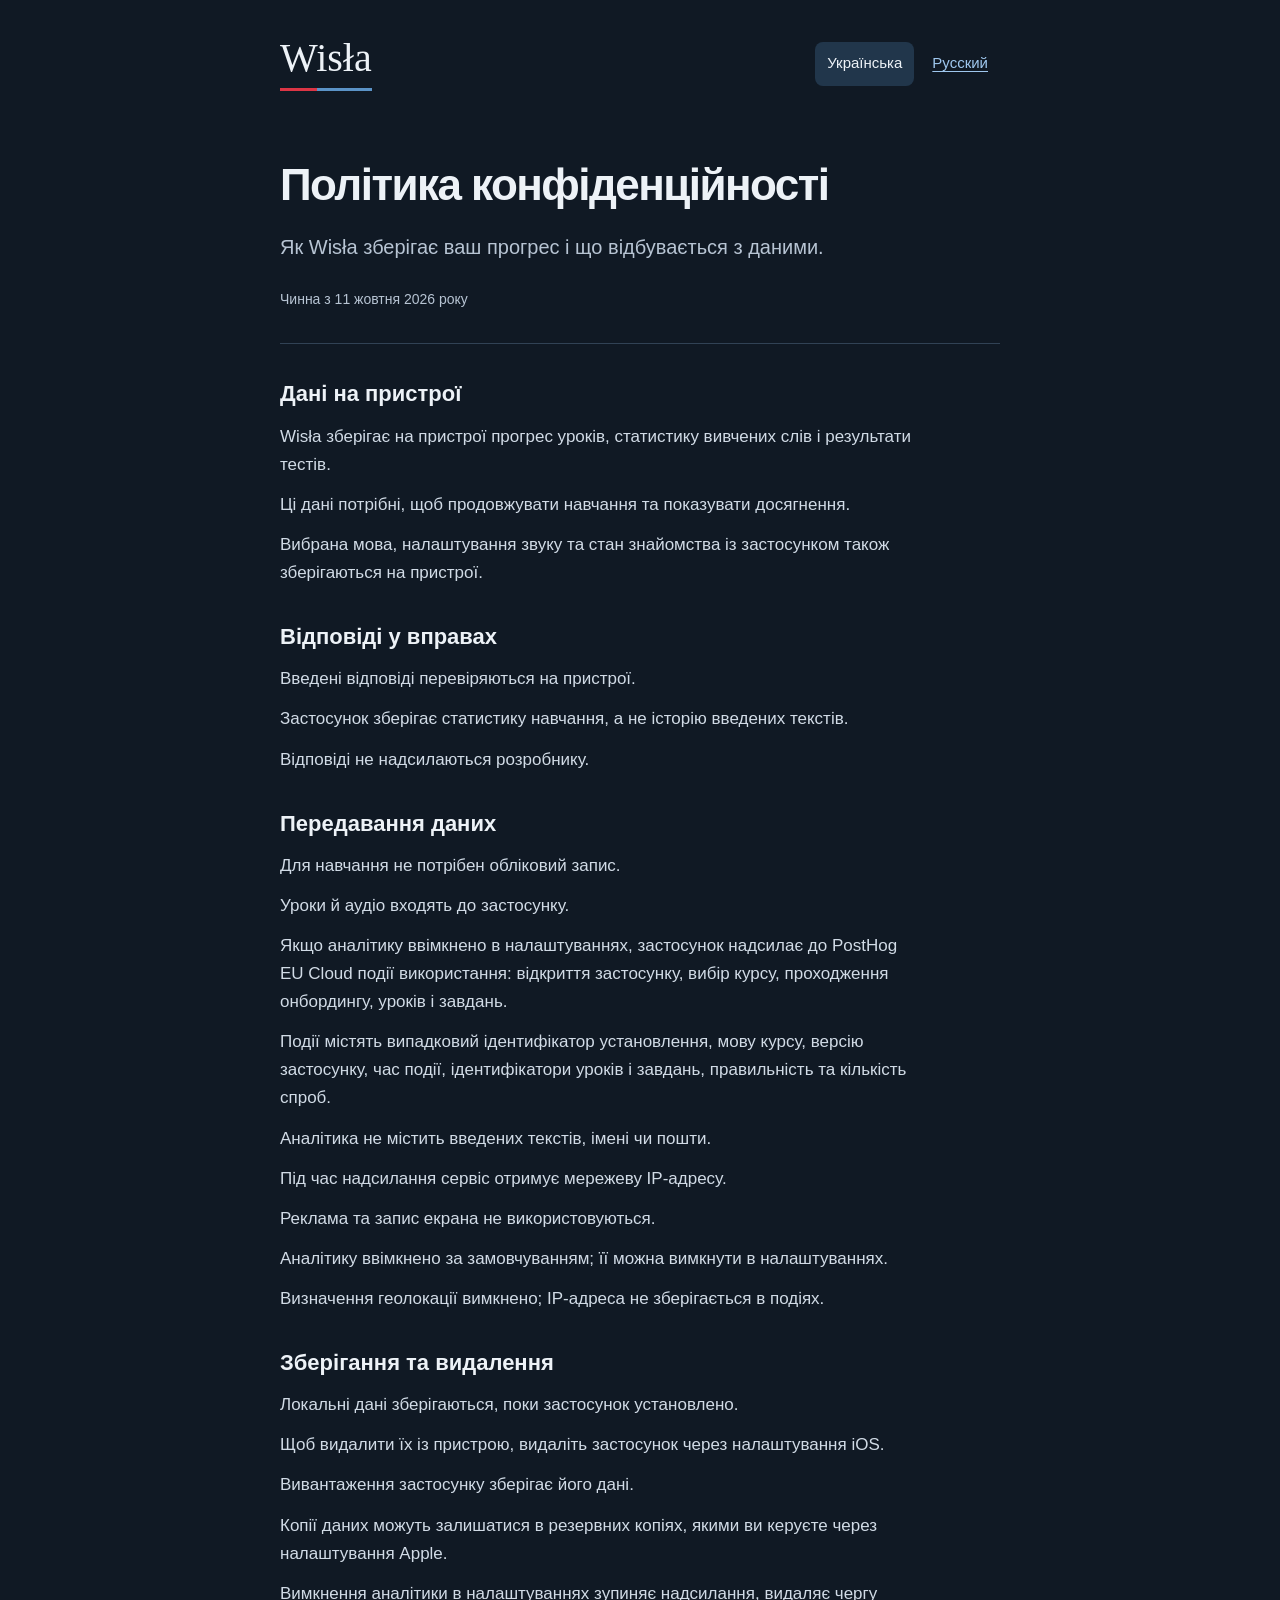
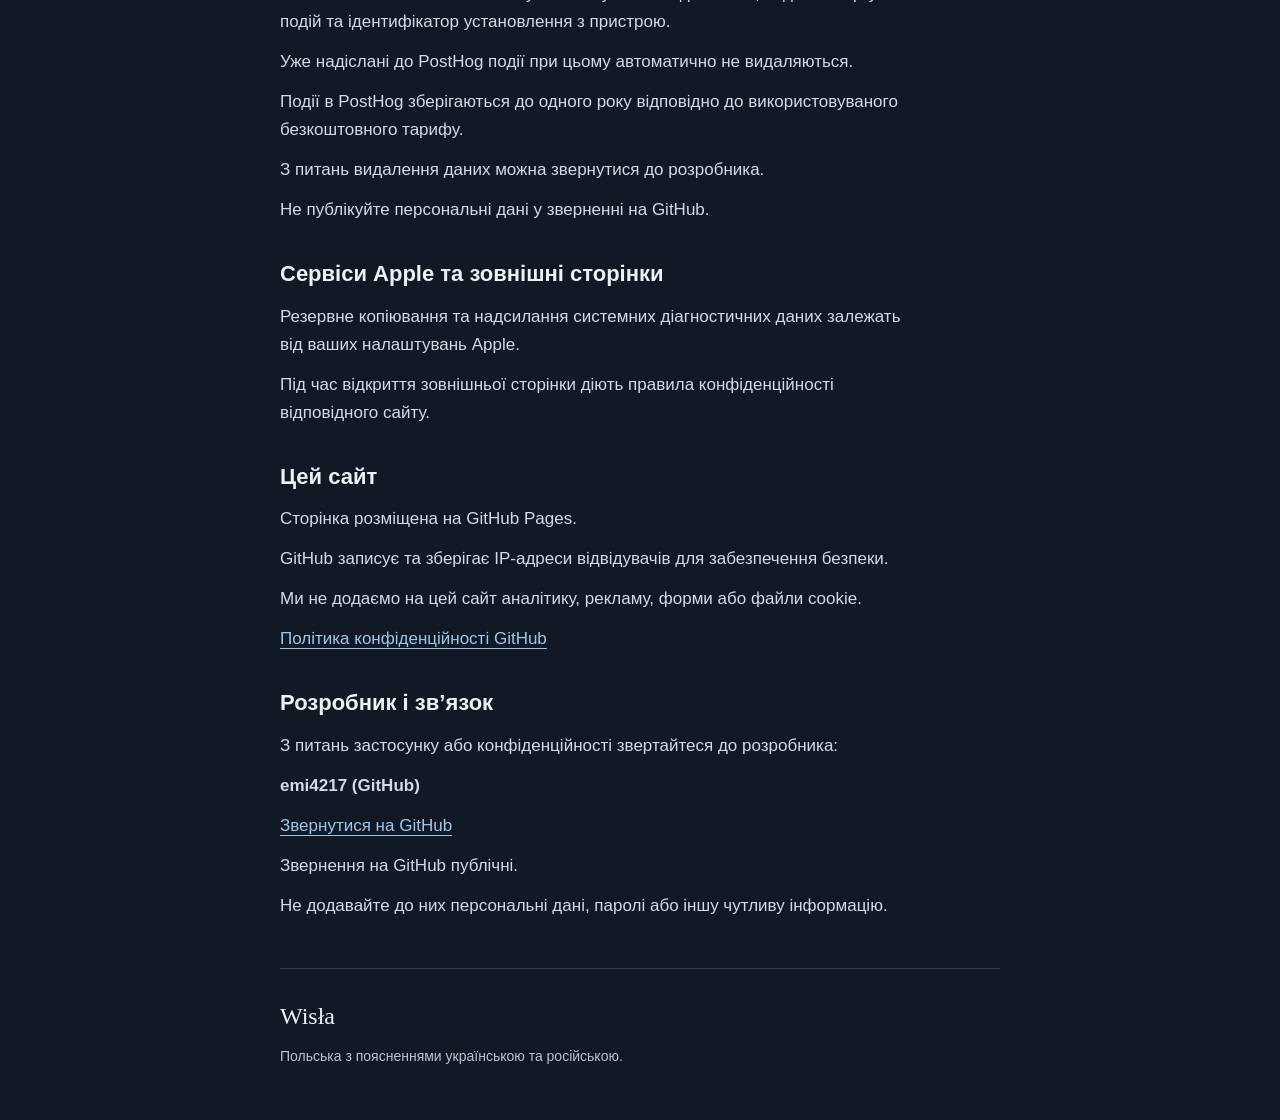
<file: index.html>
<!doctype html>
<html lang="uk">
<head>
  <meta charset="utf-8">
  <meta name="viewport" content="width=device-width, initial-scale=1">
  <meta name="color-scheme" content="dark">
  <title>Політика конфіденційності — Wisła</title>
  <meta name="description" content="Як Wisła зберігає ваш прогрес і що відбувається з даними.">
  <link rel="stylesheet" href="./style.css">
  <link rel="alternate" hreflang="uk" href="./">
  <link rel="alternate" hreflang="ru" href="./ru/">
</head>
<body>
  <a class="skip" href="#policy">Перейти до політики</a>
  <header class="masthead">
    <a class="brand" href="./" aria-label="Wisła">Wisła<span class="brand-line" aria-hidden="true"></span></a>
    <nav aria-label="Мова сторінки">
      <a href="./" lang="uk" hreflang="uk" aria-current="page">Українська</a>
      <a href="./ru/" lang="ru" hreflang="ru">Русский</a>
    </nav>
  </header>
  <main id="policy">
    <h1>Політика конфіденційності</h1>
    <p class="intro">Як Wisła зберігає ваш прогрес і що відбувається з даними.</p>
    <p class="date"><time datetime="2026-10-11">Чинна з 11 жовтня 2026 року</time></p>
    <section aria-labelledby="local"><h2 id="local">Дані на пристрої</h2><p>Wisła зберігає на пристрої прогрес уроків, статистику вивчених слів і результати тестів.</p><p>Ці дані потрібні, щоб продовжувати навчання та показувати досягнення.</p><p>Вибрана мова, налаштування звуку та стан знайомства із застосунком також зберігаються на пристрої.</p></section><section aria-labelledby="answers"><h2 id="answers">Відповіді у вправах</h2><p>Введені відповіді перевіряються на пристрої.</p><p>Застосунок зберігає статистику навчання, а не історію введених текстів.</p><p>Відповіді не надсилаються розробнику.</p></section><section aria-labelledby="network"><h2 id="network">Передавання даних</h2><p>Для навчання не потрібен обліковий запис.</p><p>Уроки й аудіо входять до застосунку.</p><p>Якщо аналітику ввімкнено в налаштуваннях, застосунок надсилає до PostHog EU Cloud події використання: відкриття застосунку, вибір курсу, проходження онбордингу, уроків і завдань.</p><p>Події містять випадковий ідентифікатор установлення, мову курсу, версію застосунку, час події, ідентифікатори уроків і завдань, правильність та кількість спроб.</p><p>Аналітика не містить введених текстів, імені чи пошти.</p><p>Під час надсилання сервіс отримує мережеву IP-адресу.</p><p>Реклама та запис екрана не використовуються.</p><p>Аналітику ввімкнено за замовчуванням; її можна вимкнути в налаштуваннях.</p><p>Визначення геолокації вимкнено; IP-адреса не зберігається в подіях.</p></section><section aria-labelledby="retention"><h2 id="retention">Зберігання та видалення</h2><p>Локальні дані зберігаються, поки застосунок установлено.</p><p>Щоб видалити їх із пристрою, видаліть застосунок через налаштування iOS.</p><p>Вивантаження застосунку зберігає його дані.</p><p>Копії даних можуть залишатися в резервних копіях, якими ви керуєте через налаштування Apple.</p><p>Вимкнення аналітики в налаштуваннях зупиняє надсилання, видаляє чергу подій та ідентифікатор установлення з пристрою.</p><p>Уже надіслані до PostHog події при цьому автоматично не видаляються.</p><p>Події в PostHog зберігаються до одного року відповідно до використовуваного безкоштовного тарифу.</p><p>З питань видалення даних можна звернутися до розробника.</p><p>Не публікуйте персональні дані у зверненні на GitHub.</p></section><section aria-labelledby="system"><h2 id="system">Сервіси Apple та зовнішні сторінки</h2><p>Резервне копіювання та надсилання системних діагностичних даних залежать від ваших налаштувань Apple.</p><p>Під час відкриття зовнішньої сторінки діють правила конфіденційності відповідного сайту.</p></section><section aria-labelledby="hosting"><h2 id="hosting">Цей сайт</h2><p>Сторінка розміщена на GitHub Pages.</p><p>GitHub записує та зберігає IP-адреси відвідувачів для забезпечення безпеки.</p><p>Ми не додаємо на цей сайт аналітику, рекламу, форми або файли cookie.</p><p><a href="https://docs.github.com/en/site-policy/privacy-policies/github-general-privacy-statement">Політика конфіденційності GitHub</a></p></section><section aria-labelledby="contact"><h2 id="contact">Розробник і зв’язок</h2><p>З питань застосунку або конфіденційності звертайтеся до розробника:</p><p class="developer">emi4217 (GitHub)</p><p><a href="https://github.com/emi4217/wisla-site/issues">Звернутися на GitHub</a></p><p>Звернення на GitHub публічні.</p><p>Не додавайте до них персональні дані, паролі або іншу чутливу інформацію.</p></section>
  </main>
  <footer><span class="footer-brand">Wisła</span><p>Польська з поясненнями українською та російською.</p></footer>
</body>
</html>
</file>
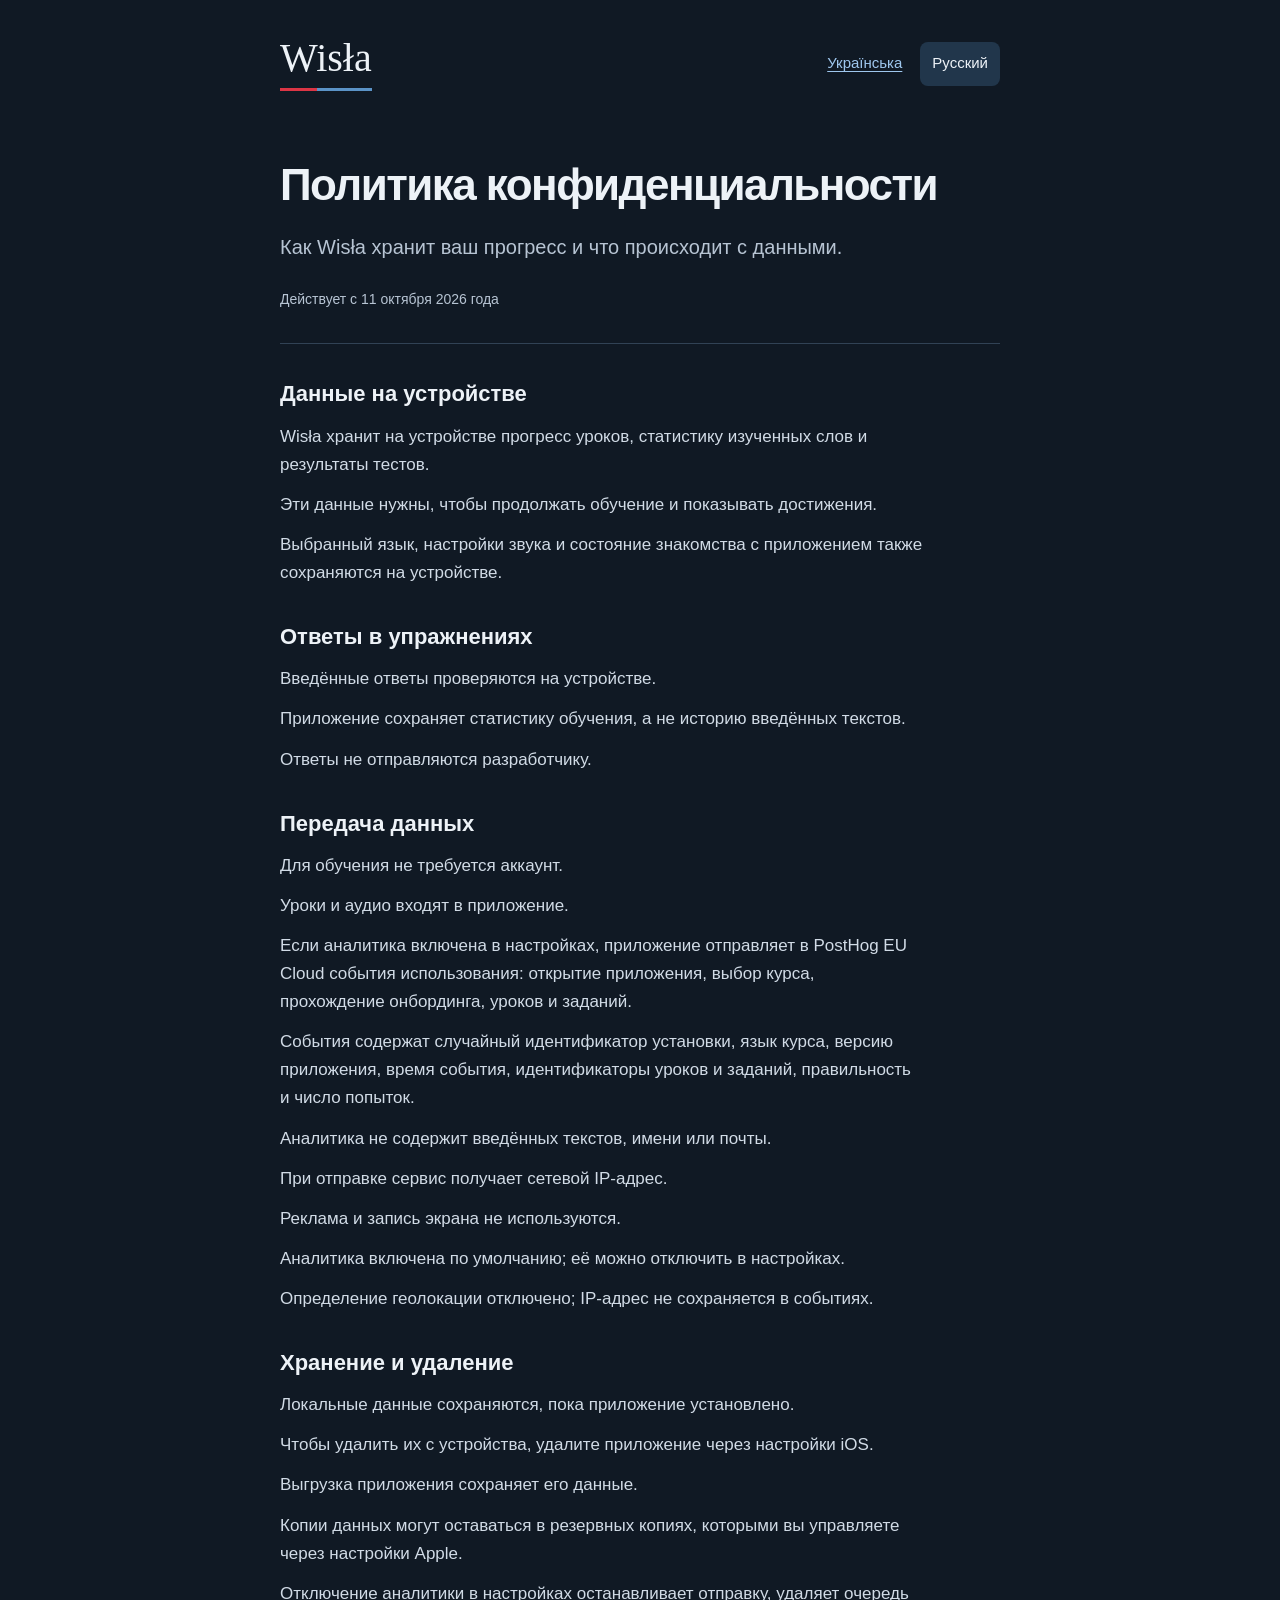
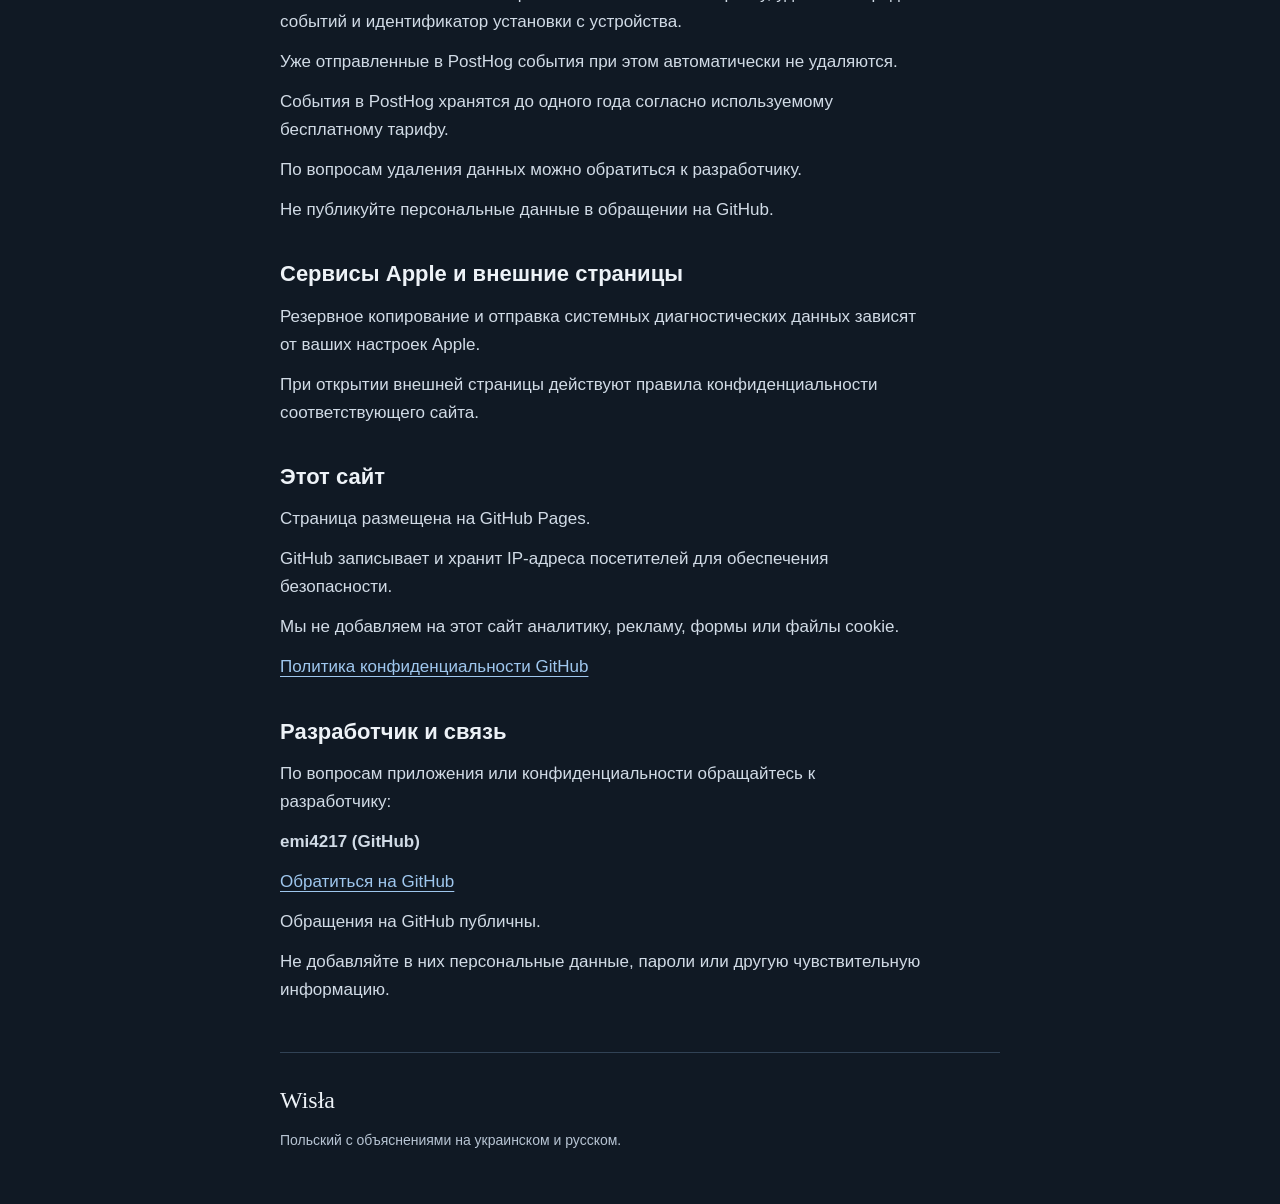
<file: ru/index.html>
<!doctype html>
<html lang="ru">
<head>
  <meta charset="utf-8">
  <meta name="viewport" content="width=device-width, initial-scale=1">
  <meta name="color-scheme" content="dark">
  <title>Политика конфиденциальности — Wisła</title>
  <meta name="description" content="Как Wisła хранит ваш прогресс и что происходит с данными.">
  <link rel="stylesheet" href="../style.css">
  <link rel="alternate" hreflang="uk" href="../">
  <link rel="alternate" hreflang="ru" href="../ru/">
</head>
<body>
  <a class="skip" href="#policy">Перейти к политике</a>
  <header class="masthead">
    <a class="brand" href="../" aria-label="Wisła">Wisła<span class="brand-line" aria-hidden="true"></span></a>
    <nav aria-label="Язык страницы">
      <a href="../" lang="uk" hreflang="uk">Українська</a>
      <a href="../ru/" lang="ru" hreflang="ru" aria-current="page">Русский</a>
    </nav>
  </header>
  <main id="policy">
    <h1>Политика конфиденциальности</h1>
    <p class="intro">Как Wisła хранит ваш прогресс и что происходит с данными.</p>
    <p class="date"><time datetime="2026-10-11">Действует с 11 октября 2026 года</time></p>
    <section aria-labelledby="local"><h2 id="local">Данные на устройстве</h2><p>Wisła хранит на устройстве прогресс уроков, статистику изученных слов и результаты тестов.</p><p>Эти данные нужны, чтобы продолжать обучение и показывать достижения.</p><p>Выбранный язык, настройки звука и состояние знакомства с приложением также сохраняются на устройстве.</p></section><section aria-labelledby="answers"><h2 id="answers">Ответы в упражнениях</h2><p>Введённые ответы проверяются на устройстве.</p><p>Приложение сохраняет статистику обучения, а не историю введённых текстов.</p><p>Ответы не отправляются разработчику.</p></section><section aria-labelledby="network"><h2 id="network">Передача данных</h2><p>Для обучения не требуется аккаунт.</p><p>Уроки и аудио входят в приложение.</p><p>Если аналитика включена в настройках, приложение отправляет в PostHog EU Cloud события использования: открытие приложения, выбор курса, прохождение онбординга, уроков и заданий.</p><p>События содержат случайный идентификатор установки, язык курса, версию приложения, время события, идентификаторы уроков и заданий, правильность и число попыток.</p><p>Аналитика не содержит введённых текстов, имени или почты.</p><p>При отправке сервис получает сетевой IP-адрес.</p><p>Реклама и запись экрана не используются.</p><p>Аналитика включена по умолчанию; её можно отключить в настройках.</p><p>Определение геолокации отключено; IP-адрес не сохраняется в событиях.</p></section><section aria-labelledby="retention"><h2 id="retention">Хранение и удаление</h2><p>Локальные данные сохраняются, пока приложение установлено.</p><p>Чтобы удалить их с устройства, удалите приложение через настройки iOS.</p><p>Выгрузка приложения сохраняет его данные.</p><p>Копии данных могут оставаться в резервных копиях, которыми вы управляете через настройки Apple.</p><p>Отключение аналитики в настройках останавливает отправку, удаляет очередь событий и идентификатор установки с устройства.</p><p>Уже отправленные в PostHog события при этом автоматически не удаляются.</p><p>События в PostHog хранятся до одного года согласно используемому бесплатному тарифу.</p><p>По вопросам удаления данных можно обратиться к разработчику.</p><p>Не публикуйте персональные данные в обращении на GitHub.</p></section><section aria-labelledby="system"><h2 id="system">Сервисы Apple и внешние страницы</h2><p>Резервное копирование и отправка системных диагностических данных зависят от ваших настроек Apple.</p><p>При открытии внешней страницы действуют правила конфиденциальности соответствующего сайта.</p></section><section aria-labelledby="hosting"><h2 id="hosting">Этот сайт</h2><p>Страница размещена на GitHub Pages.</p><p>GitHub записывает и хранит IP-адреса посетителей для обеспечения безопасности.</p><p>Мы не добавляем на этот сайт аналитику, рекламу, формы или файлы cookie.</p><p><a href="https://docs.github.com/en/site-policy/privacy-policies/github-general-privacy-statement">Политика конфиденциальности GitHub</a></p></section><section aria-labelledby="contact"><h2 id="contact">Разработчик и связь</h2><p>По вопросам приложения или конфиденциальности обращайтесь к разработчику:</p><p class="developer">emi4217 (GitHub)</p><p><a href="https://github.com/emi4217/wisla-site/issues">Обратиться на GitHub</a></p><p>Обращения на GitHub публичны.</p><p>Не добавляйте в них персональные данные, пароли или другую чувствительную информацию.</p></section>
  </main>
  <footer><span class="footer-brand">Wisła</span><p>Польский с объяснениями на украинском и русском.</p></footer>
</body>
</html>
</file>
<file: style.css>
:root {
  color-scheme: dark;
  --page: #101924;
  --text: #edf2f7;
  --muted: #b7c4d3;
  --blue: #5b93c7;
  --red: #dc3545;
  --line: #314255;
  font-family: -apple-system, BlinkMacSystemFont, "Segoe UI", sans-serif;
  font-size: 17px;
}
* { box-sizing: border-box; }
body { margin: 0; background: var(--page); color: var(--text); line-height: 1.65; }
a { color: #9fc7ee; text-underline-offset: .22em; }
a:hover { color: #fff; }
a:focus-visible { outline: 3px solid #9fc7ee; outline-offset: 5px; border-radius: 3px; }
.masthead, main, footer { width: min(100% - 48px, 720px); margin-inline: auto; }
.masthead { padding-block: 36px; display: flex; align-items: center; justify-content: space-between; gap: 24px; }
.brand { color: var(--text); font-family: Georgia, "Times New Roman", serif; font-size: 40px; line-height: 1.1; text-decoration: none; }
.brand-line { display: block; width: 100%; height: 3px; margin-top: 8px; background: linear-gradient(90deg, var(--red) 0 40%, var(--blue) 40%); }
nav { display: flex; gap: 6px; flex-wrap: wrap; }
nav a { display: inline-flex; min-height: 44px; align-items: center; padding: 8px 12px; font-size: 15px; }
nav a[aria-current="page"] { color: var(--text); text-decoration: none; background: #21364b; border-radius: 8px; }
main { padding-top: 32px; }
h1 { font-size: clamp(30px, 5.5vw, 44px); line-height: 1.18; letter-spacing: -.035em; margin: 0 0 20px; }
.intro { font-size: 20px; color: var(--muted); max-width: 52ch; }
.date { color: var(--muted); font-size: 14px; margin-top: 24px; padding-bottom: 32px; border-bottom: 1px solid var(--line); }
section { padding-top: 24px; }
h2 { font-size: 22px; line-height: 1.3; margin: 0 0 14px; font-weight: 650; }
p { margin: 0 0 12px; overflow-wrap: anywhere; }
section p { color: #d1dbe6; max-width: 68ch; }
.developer { font-weight: 600; }
footer { margin-top: 48px; padding-block: 28px 40px; border-top: 1px solid var(--line); color: var(--muted); font-size: 14px; }
.footer-brand { display: block; color: var(--text); font-family: Georgia, serif; font-size: 24px; margin-bottom: 8px; }
.skip { position: absolute; top: -100px; left: 24px; padding: 12px; background: var(--page); z-index: 1; }
.skip:focus { top: 12px; }
@media (max-width: 480px) {
  .masthead, main, footer { width: calc(100% - 36px); }
  .masthead { align-items: flex-start; flex-direction: column; gap: 20px; padding-block: 26px 12px; }
  nav a:first-child { margin-left: -12px; }
  main { padding-top: 28px; }
}
@media print {
  body { background: white; color: black; }
  section p, .intro, .date, footer { color: black; }
  .masthead nav, .skip { display: none; }
  a { color: black; }
}
</file>
